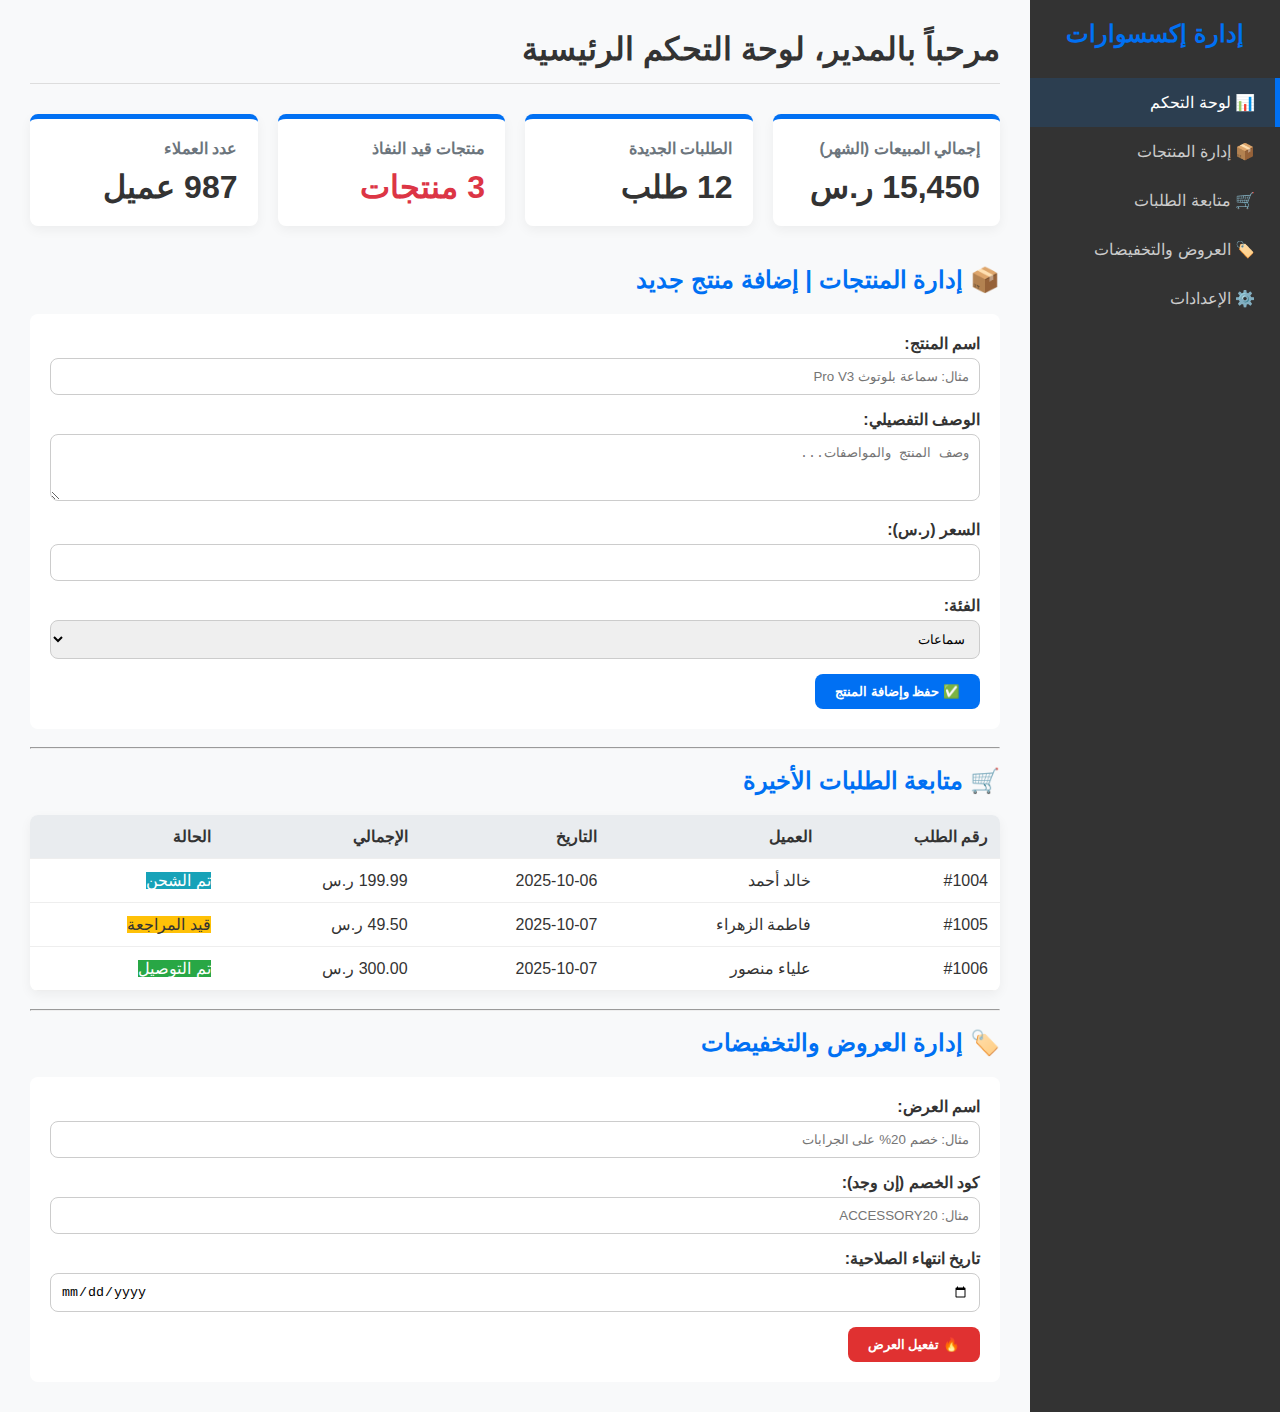
<file: admin.html>
<!DOCTYPE html>
<html lang="ar" dir="rtl">
<head>
    <meta charset="UTF-8">
    <meta name="viewport" content="width=device-width, initial-scale=1.0">
    <title>لوحة الإدارة | إكسسوارات الهاتف</title>
    <style>
        :root {
            --primary-color: #0070f3; /* أزرق الإكسسوارات */
            --secondary-color: #f8f9fa;
            --dark-color: #333;
            --card-background: #ffffff;
            --border-radius: 8px;
            --box-shadow: 0 4px 12px rgba(0, 0, 0, 0.05);
        }

        * {
            box-sizing: border-box;
            margin: 0;
            padding: 0;
        }

        body {
            font-family: -apple-system, BlinkMacSystemFont, "Segoe UI", Roboto, Helvetica, Arial, sans-serif;
            background-color: var(--secondary-color);
            color: var(--dark-color);
            display: flex;
            min-height: 100vh;
            direction: rtl;
        }

        /* شريط التنقل الجانبي (Sidebar) */
        .sidebar {
            width: 250px;
            background-color: var(--dark-color);
            color: white;
            padding: 20px 0;
            flex-shrink: 0;
        }

        .sidebar h2 {
            text-align: center;
            margin-bottom: 30px;
            color: var(--primary-color);
            font-size: 1.5rem;
        }

        .sidebar a {
            display: block;
            padding: 15px 20px;
            text-decoration: none;
            color: #ccc;
            transition: background-color 0.2s, color 0.2s;
            border-right: 5px solid transparent;
        }

        .sidebar a.active,
        .sidebar a:hover {
            background-color: #2c3e50;
            color: white;
            border-right-color: var(--primary-color);
        }

        /* المحتوى الرئيسي */
        .main-content {
            flex-grow: 1;
            padding: 30px;
        }

        .dashboard-header {
            margin-bottom: 30px;
            border-bottom: 1px solid #ddd;
            padding-bottom: 15px;
        }

        /* بطاقات الإحصائيات (Stat Cards) */
        .stat-cards {
            display: grid;
            grid-template-columns: repeat(auto-fit, minmax(200px, 1fr));
            gap: 20px;
            margin-bottom: 40px;
        }

        .card {
            background-color: var(--card-background);
            padding: 20px;
            border-radius: var(--border-radius);
            box-shadow: var(--box-shadow);
            border-top: 5px solid var(--primary-color);
        }

        .card h3 {
            font-size: 1rem;
            color: #6c757d;
            margin-bottom: 10px;
        }

        .card p {
            font-size: 2rem;
            font-weight: 700;
        }

        /* منطقة الإدارة (Forms/Tables) */
        .management-area h2 {
            margin-bottom: 20px;
            color: var(--primary-color);
        }

        .form-group label {
            display: block;
            margin-bottom: 5px;
            font-weight: 600;
        }

        .form-group input, .form-group textarea, .form-group select {
            width: 100%;
            padding: 10px;
            margin-bottom: 15px;
            border: 1px solid #ccc;
            border-radius: var(--border-radius);
        }

        .btn-primary {
            background-color: var(--primary-color);
            color: white;
            padding: 10px 20px;
            border: none;
            border-radius: var(--border-radius);
            cursor: pointer;
            font-weight: 600;
            transition: background-color 0.2s;
        }

        .btn-primary:hover {
            background-color: #0056b3;
        }

        /* جدول الطلبات */
        .orders-table {
            width: 100%;
            border-collapse: collapse;
            background-color: var(--card-background);
            box-shadow: var(--box-shadow);
            border-radius: var(--border-radius);
            overflow: hidden;
        }

        .orders-table th, .orders-table td {
            padding: 12px;
            text-align: right;
            border-bottom: 1px solid #eee;
        }

        .orders-table th {
            background-color: #e9ecef;
            color: var(--dark-color);
            font-weight: 700;
        }

        .status-badge {
            display: inline-block;
            padding: 5px 10px;
            border-radius: 20px;
            font-size: 0.8rem;
            font-weight: 600;
        }

        .status-pending { background-color: #ffc107; color: var(--dark-color); }
        .status-shipped { background-color: #17a2b8; color: white; }
        .status-delivered { background-color: #28a745; color: white; }
    </style>
</head>
<body>

    <div class="sidebar">
        <h2>إدارة إكسسوارات</h2>
        <a href="#" class="active">📊 لوحة التحكم</a>
        <a href="#products-mgmt">📦 إدارة المنتجات</a>
        <a href="#orders-mgmt">🛒 متابعة الطلبات</a>
        <a href="#offers-mgmt">🏷️ العروض والتخفيضات</a>
        <a href="#">⚙️ الإعدادات</a>
    </div>

    <div class="main-content">
        <h1 class="dashboard-header">مرحباً بالمدير، لوحة التحكم الرئيسية</h1>

        <div class="stat-cards">
            <div class="card">
                <h3>إجمالي المبيعات (الشهر)</h3>
                <p>15,450 ر.س</p>
            </div>
            <div class="card">
                <h3>الطلبات الجديدة</h3>
                <p>12 طلب</p>
            </div>
            <div class="card">
                <h3>منتجات قيد النفاذ</h3>
                <p style="color: #dc3545;">3 منتجات</p>
            </div>
            <div class="card">
                <h3>عدد العملاء</h3>
                <p>987 عميل</p>
            </div>
        </div>
        
        <div class="management-area" id="products-mgmt">
            <h2>📦 إدارة المنتجات | إضافة منتج جديد</h2>
            <form style="background-color: var(--card-background); padding: 20px; border-radius: var(--border-radius);">
                <div class="form-group">
                    <label for="product-name">اسم المنتج:</label>
                    <input type="text" id="product-name" required placeholder="مثال: سماعة بلوتوث Pro V3">
                </div>
                <div class="form-group">
                    <label for="product-desc">الوصف التفصيلي:</label>
                    <textarea id="product-desc" rows="3" required placeholder="وصف المنتج والمواصفات..."></textarea>
                </div>
                <div class="form-group">
                    <label for="product-price">السعر (ر.س):</label>
                    <input type="number" id="product-price" required min="1" step="0.01">
                </div>
                <div class="form-group">
                    <label for="product-category">الفئة:</label>
                    <select id="product-category">
                        <option>سماعات</option>
                        <option>جرابات</option>
                        <option>شواحن</option>
                        <option>استيكرات حماية</option>
                    </select>
                </div>
                <button type="submit" class="btn-primary">✅ حفظ وإضافة المنتج</button>
            </form>
        </div>

        <br><hr><br>

        <div class="management-area" id="orders-mgmt">
            <h2>🛒 متابعة الطلبات الأخيرة</h2>
            <table class="orders-table">
                <thead>
                    <tr>
                        <th>رقم الطلب</th>
                        <th>العميل</th>
                        <th>التاريخ</th>
                        <th>الإجمالي</th>
                        <th>الحالة</th>
                    </tr>
                </thead>
                <tbody>
                    <tr>
                        <td>#1004</td>
                        <td>خالد أحمد</td>
                        <td>2025-10-06</td>
                        <td>199.99 ر.س</td>
                        <td><span class="status-shipped">تم الشحن</span></td>
                    </tr>
                    <tr>
                        <td>#1005</td>
                        <td>فاطمة الزهراء</td>
                        <td>2025-10-07</td>
                        <td>49.50 ر.س</td>
                        <td><span class="status-pending">قيد المراجعة</span></td>
                    </tr>
                    <tr>
                        <td>#1006</td>
                        <td>علياء منصور</td>
                        <td>2025-10-07</td>
                        <td>300.00 ر.س</td>
                        <td><span class="status-delivered">تم التوصيل</span></td>
                    </tr>
                </tbody>
            </table>
        </div>
        
        <br><hr><br>
        
        <div class="management-area" id="offers-mgmt">
            <h2>🏷️ إدارة العروض والتخفيضات</h2>
            <form style="background-color: var(--card-background); padding: 20px; border-radius: var(--border-radius);">
                <div class="form-group">
                    <label for="offer-name">اسم العرض:</label>
                    <input type="text" id="offer-name" required placeholder="مثال: خصم 20% على الجرابات">
                </div>
                <div class="form-group">
                    <label for="offer-code">كود الخصم (إن وجد):</label>
                    <input type="text" id="offer-code" placeholder="مثال: ACCESSORY20">
                </div>
                <div class="form-group">
                    <label for="offer-expiry">تاريخ انتهاء الصلاحية:</label>
                    <input type="date" id="offer-expiry" required>
                </div>
                <button type="submit" class="btn-primary" style="background-color: #e03131;">🔥 تفعيل العرض</button>
            </form>
        </div>

    </div>
    
    <script>
        // يمكن هنا إضافة كود JavaScript لتحميل البيانات ديناميكياً والتنقل بين الأقسام
        // على سبيل المثال، التمرير السلس إلى القسم المطلوب عند النقر على رابط في الشريط الجانبي
        document.querySelectorAll('.sidebar a').forEach(anchor => {
            anchor.addEventListener('click', function (e) {
                const href = this.getAttribute('href');
                if (href && href.startsWith('#')) {
                    e.preventDefault();
                    document.querySelector(href).scrollIntoView({
                        behavior: 'smooth'
                    });
                }
            });
        });
    </script>
</body>
</html>
</file>
